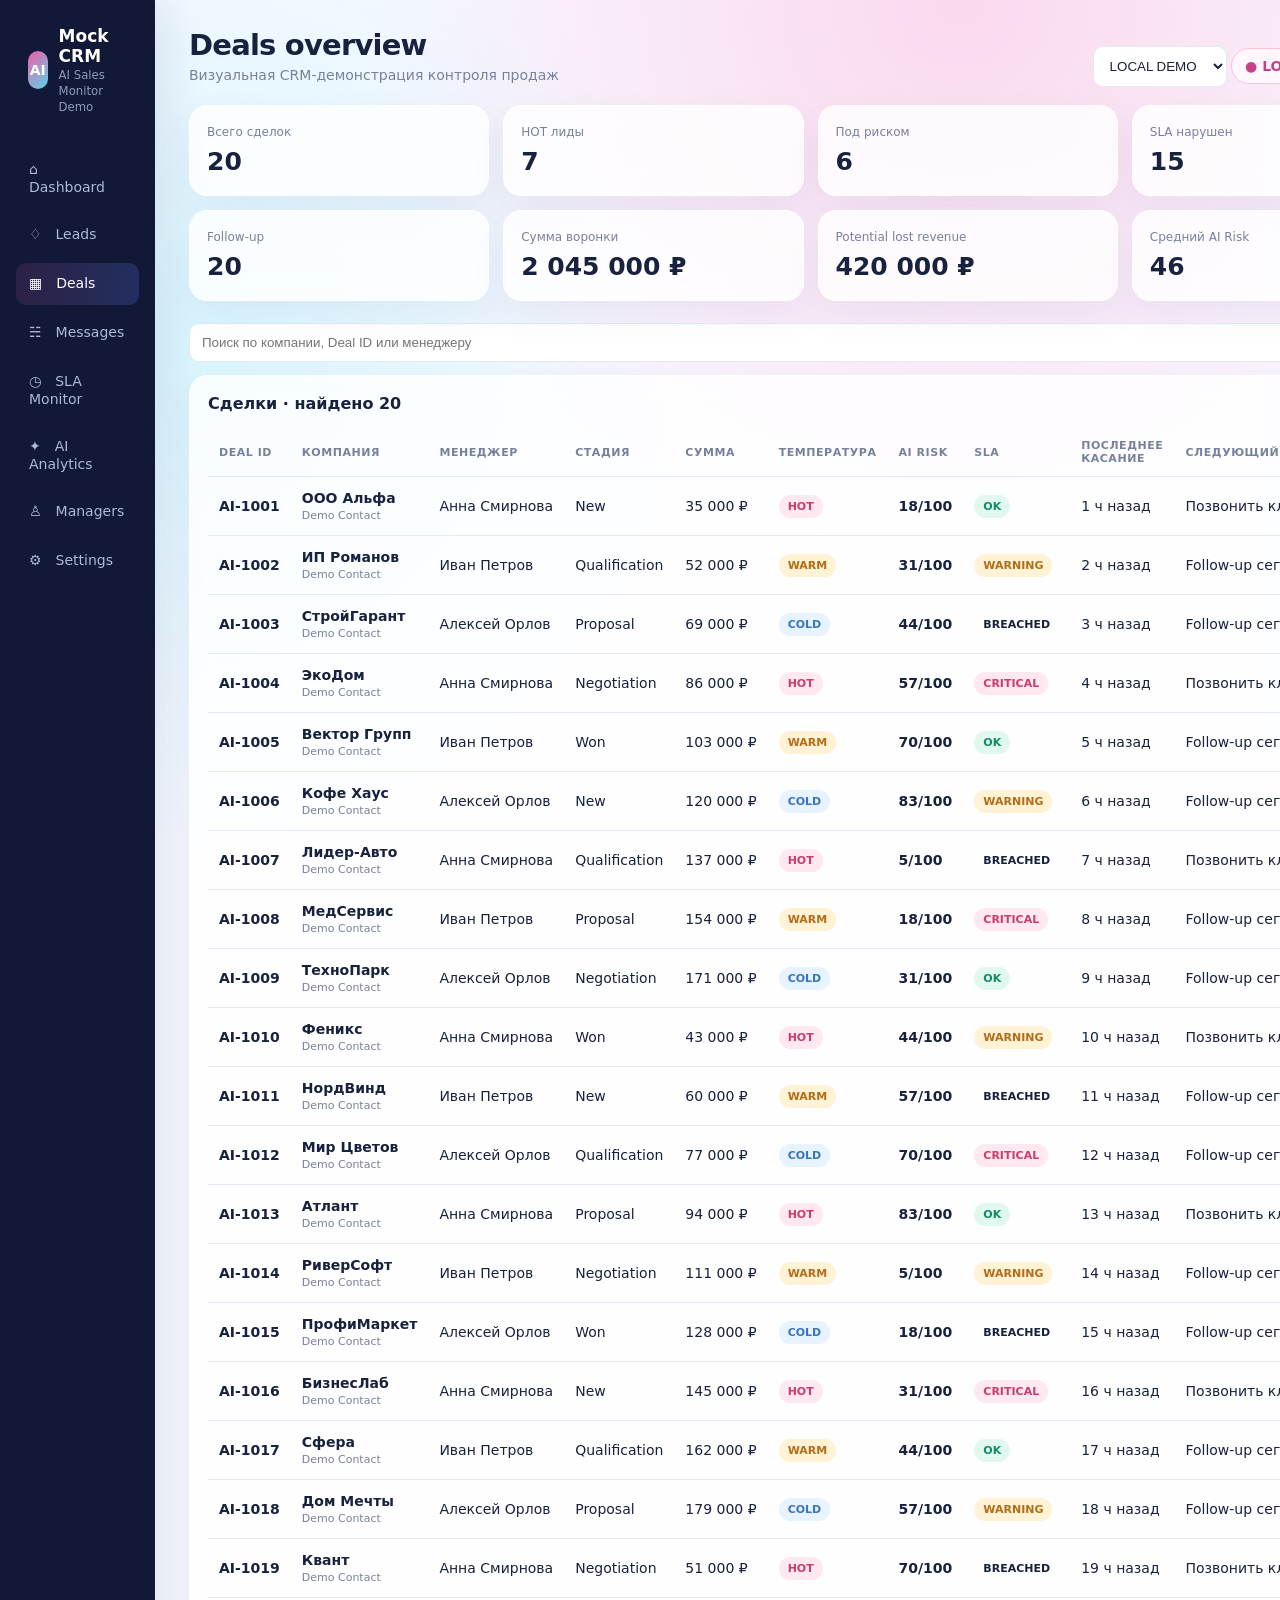
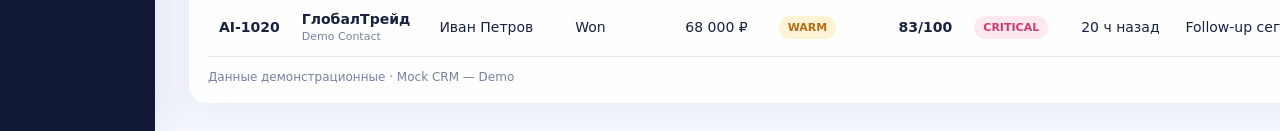
<file: mock-crm/index.html>
<!doctype html><html lang="ru"><head><meta charset="UTF-8"><meta name="viewport" content="width=device-width,initial-scale=1"><title>Mock CRM — Demo</title><link rel="stylesheet" href="styles.css"></head><body><div class="app"><aside class="side"><div class="brand"><div class="mark">AI</div><div><b>Mock CRM</b><small>AI Sales Monitor Demo</small></div></div><nav class="nav"><a>⌂　Dashboard</a><a>♢　Leads</a><a class="active">▦　Deals</a><a>☵　Messages</a><a>◷　SLA Monitor</a><a>✦　AI Analytics</a><a>♙　Managers</a><a>⚙　Settings</a></nav></aside><main class="main"><div class="top"><div><h1>Deals overview</h1><p>Визуальная CRM-демонстрация контроля продаж</p></div><div><select id="mode"><option value="local">LOCAL DEMO</option><option value="live">N8N LIVE</option></select> <span class="demo" id="status">● LOCAL</span> <button class="reset" id="refresh">↻ Обновить</button></div></div><section class="kpis"><div class="kpi"><span>Всего сделок</span><strong id="total">20</strong></div><div class="kpi"><span>HOT лиды</span><strong id="hot">0</strong></div><div class="kpi"><span>Под риском</span><strong id="risk">0</strong></div><div class="kpi"><span>SLA нарушен</span><strong id="slaCount">0</strong></div><div class="kpi"><span>Follow-up</span><strong id="follow">0</strong></div><div class="kpi"><span>Сумма воронки</span><strong id="sum">0</strong></div><div class="kpi"><span>Potential lost revenue</span><strong>420 000 ₽</strong></div><div class="kpi"><span>Средний AI Risk</span><strong id="avg">0</strong></div></section><div class="toolbar"><input id="search" class="search" placeholder="Поиск по компании, Deal ID или менеджеру"></div><section class="panel"><h2>Сделки · найдено <span id="count">20</span></h2><div class="tablebox"><table><thead><tr><th>Deal ID</th><th>Компания</th><th>Менеджер</th><th>Стадия</th><th>Сумма</th><th>Температура</th><th>AI Risk</th><th>SLA</th><th>Последнее касание</th><th>Следующий шаг</th><th>Статус</th></tr></thead><tbody id="rows"></tbody></table></div><div class="footer">Данные демонстрационные · Mock CRM — Demo</div></section></main></div><div class="modal" id="modal"><article class="detail"><div class="detail-head"><div><h2 id="dtitle"></h2><p class="sub">AI Sales Monitor · Deal detail</p></div><button class="close" id="close">✕</button></div><div class="detail-grid" id="dgrid"></div><div style="display:flex;gap:8px;flex-wrap:wrap;margin:15px 0"><button class="reset" id="clientMsg">+ Сообщение клиента</button><div class="chatbox"><textarea id="managerText" placeholder="Напишите ответ клиенту…"></textarea><button class="reset" id="sendManager">Отправить клиенту</button></div><button class="reset" id="slaDemo">Simulate SLA Breach · DEMO</button><button class="reset" id="aiRun">🤖 Запустить AI-анализ</button></div><h3>История переписки</h3><div class="timeline" id="timeline"></div><h3>CRM Events</h3><div class="timeline" id="events"></div></article></div><script src="data.js"></script><script src="config.js"></script><script src="app.js"></script></body></html>
</file>
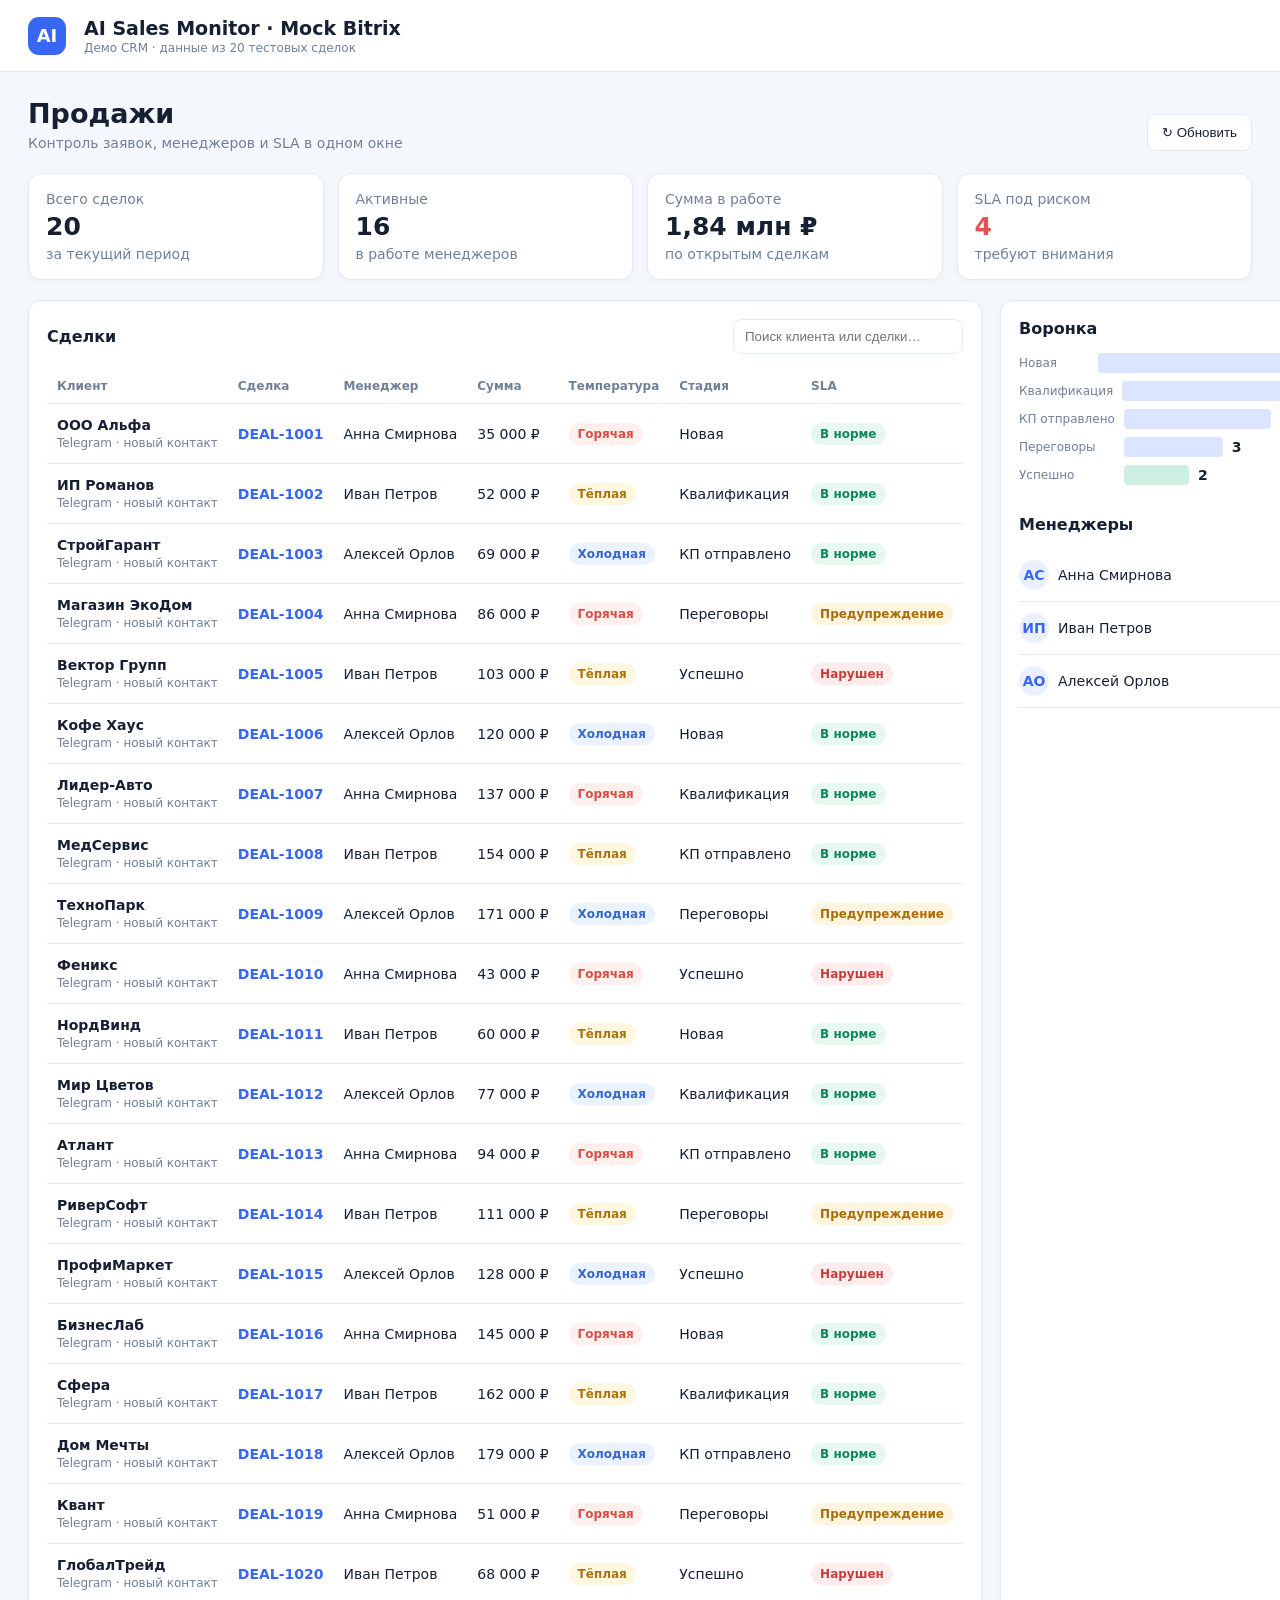
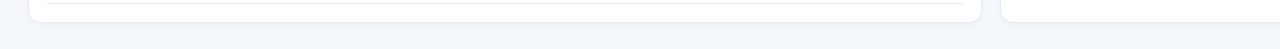
<file: mock_bitrix.html>
<!doctype html>
<html lang="ru">
<head>
<meta charset="utf-8"><meta name="viewport" content="width=device-width,initial-scale=1">
<title>AI Sales Monitor · Mock Bitrix</title>
<style>
:root{--bg:#f4f7fb;--ink:#172033;--muted:#718096;--line:#e5eaf2;--blue:#3867f5;--green:#15a673;--orange:#e99a20;--red:#e35353;--card:#fff}*{box-sizing:border-box}body{margin:0;background:var(--bg);font:14px Inter,system-ui,-apple-system,Segoe UI,sans-serif;color:var(--ink)}header{height:72px;background:#fff;border-bottom:1px solid var(--line);display:flex;align-items:center;padding:0 28px;gap:18px}.logo{width:38px;height:38px;border-radius:11px;background:var(--blue);color:#fff;display:grid;place-items:center;font-weight:800;font-size:18px}.brand{font-size:19px;font-weight:750}.sub{color:var(--muted);font-size:12px;margin-top:2px}.wrap{max-width:1400px;margin:0 auto;padding:26px 28px}.top{display:flex;justify-content:space-between;align-items:end;margin-bottom:22px}h1{margin:0;font-size:27px}.hint{color:var(--muted);margin-top:6px}.btn{border:1px solid var(--line);background:#fff;border-radius:9px;padding:10px 14px;color:var(--ink);cursor:pointer}.stats{display:grid;grid-template-columns:repeat(4,1fr);gap:14px;margin-bottom:20px}.stat,.panel{background:var(--card);border:1px solid var(--line);border-radius:13px;box-shadow:0 2px 7px #1b315b08}.stat{padding:17px}.stat b{display:block;font-size:25px;margin:5px 0}.stat span{color:var(--muted)}.layout{display:grid;grid-template-columns:1fr 320px;gap:18px}.panel{padding:18px}.panel-title{display:flex;justify-content:space-between;align-items:center;margin-bottom:15px;font-weight:700;font-size:16px}.search{border:1px solid var(--line);border-radius:8px;padding:9px 11px;width:230px}.table-wrap{overflow:auto}table{width:100%;border-collapse:collapse;min-width:850px}th{text-align:left;color:var(--muted);font-weight:600;font-size:12px;padding:10px;border-bottom:1px solid var(--line)}td{padding:13px 10px;border-bottom:1px solid var(--line);white-space:nowrap}tr:hover{background:#f8faff}.client{font-weight:650}.small{font-size:12px;color:var(--muted);margin-top:3px}.pill{display:inline-block;border-radius:20px;padding:4px 9px;font-size:12px;font-weight:650}.hot{background:#fff0ed;color:#d54f45}.warm{background:#fff7df;color:#a87412}.cold{background:#eaf2ff;color:#3867c7}.ok{background:#e7f8f1;color:#13845e}.warning{background:#fff5df;color:#a76d08}.breached{background:#ffebeb;color:#c23e3e}.bar{height:8px;background:#edf1f7;border-radius:8px;overflow:hidden;margin:10px 0 18px}.bar i{display:block;height:100%;background:var(--blue);border-radius:8px}.manager{display:flex;justify-content:space-between;padding:11px 0;border-bottom:1px solid var(--line)}.avatar{width:30px;height:30px;border-radius:50%;background:#eaf0ff;color:var(--blue);display:inline-grid;place-items:center;font-weight:700;margin-right:9px}.manager-left{display:flex;align-items:center}.funnel{display:grid;gap:8px}.funnel-row{display:flex;align-items:center;gap:9px}.funnel-row span:first-child{width:96px;color:var(--muted);font-size:12px}.funnel-row i{height:20px;border-radius:4px;background:#dce5ff;display:block}.tag{color:var(--blue);font-weight:700}.empty{display:none;padding:25px;text-align:center;color:var(--muted)}@media(max-width:900px){.layout{grid-template-columns:1fr}.stats{grid-template-columns:repeat(2,1fr)}.wrap{padding:20px 14px}}
</style></head><body>
<header><div class="logo">AI</div><div><div class="brand">AI Sales Monitor · Mock Bitrix</div><div class="sub">Демо CRM · данные из 20 тестовых сделок</div></div></header>
<main class="wrap"><div class="top"><div><h1>Продажи</h1><div class="hint">Контроль заявок, менеджеров и SLA в одном окне</div></div><button class="btn" onclick="location.reload()">↻ Обновить</button></div>
<section class="stats"><div class="stat"><span>Всего сделок</span><b id="total">20</b><span>за текущий период</span></div><div class="stat"><span>Активные</span><b id="active">16</b><span>в работе менеджеров</span></div><div class="stat"><span>Сумма в работе</span><b>1,84 млн ₽</b><span>по открытым сделкам</span></div><div class="stat"><span>SLA под риском</span><b style="color:var(--red)">4</b><span>требуют внимания</span></div></section>
<div class="layout"><section class="panel"><div class="panel-title"><span>Сделки</span><input class="search" id="search" placeholder="Поиск клиента или сделки…"></div><div class="table-wrap"><table><thead><tr><th>Клиент</th><th>Сделка</th><th>Менеджер</th><th>Сумма</th><th>Температура</th><th>Стадия</th><th>SLA</th></tr></thead><tbody id="rows"></tbody></table><div class="empty" id="empty">Ничего не найдено</div></div></section>
<aside class="panel"><div class="panel-title">Воронка</div><div class="funnel"><div class="funnel-row"><span>Новая</span><i style="width:90%"></i><b>6</b></div><div class="funnel-row"><span>Квалификация</span><i style="width:68%"></i><b>5</b></div><div class="funnel-row"><span>КП отправлено</span><i style="width:52%"></i><b>4</b></div><div class="funnel-row"><span>Переговоры</span><i style="width:35%"></i><b>3</b></div><div class="funnel-row"><span>Успешно</span><i style="width:23%;background:#ccefe2"></i><b>2</b></div></div><div class="panel-title" style="margin-top:30px">Менеджеры</div><div id="managers"></div></aside></div></main>
<script>
const names=['ООО Альфа','ИП Романов','СтройГарант','Магазин ЭкоДом','Вектор Групп','Кофе Хаус','Лидер-Авто','МедСервис','ТехноПарк','Феникс','НордВинд','Мир Цветов','Атлант','РиверСофт','ПрофиМаркет','БизнесЛаб','Сфера','Дом Мечты','Квант','ГлобалТрейд'];
const managers=['Анна Смирнова','Иван Петров','Алексей Орлов']; const stages=['Новая','Квалификация','КП отправлено','Переговоры','Успешно']; const temps=['hot','warm','cold']; const tempText={hot:'Горячая',warm:'Тёплая',cold:'Холодная'}; const sla=['ok','ok','ok','warning','breached'];
const deals=names.map((n,i)=>({name:n,id:'DEAL-'+String(1001+i),manager:managers[i%3],sum:(35+(i*17)%145)*1000,temp:temps[i%3],stage:stages[i%5],sla:sla[i%5]}));
function render(q=''){const body=document.getElementById('rows');body.innerHTML='';const filtered=deals.filter(d=>(d.name+' '+d.id+' '+d.manager).toLowerCase().includes(q.toLowerCase()));document.getElementById('empty').style.display=filtered.length?'none':'block';filtered.forEach(d=>{body.insertAdjacentHTML('beforeend',`<tr><td><div class="client">${d.name}</div><div class="small">Telegram · новый контакт</div></td><td><span class="tag">${d.id}</span></td><td>${d.manager}</td><td>${d.sum.toLocaleString('ru-RU')} ₽</td><td><span class="pill ${d.temp}">${tempText[d.temp]}</span></td><td>${d.stage}</td><td><span class="pill ${d.sla}">${d.sla==='ok'?'В норме':d.sla==='warning'?'Предупреждение':'Нарушен'}</span></td></tr>`)});}
const counts=managers.map(m=>deals.filter(d=>d.manager===m).length);document.getElementById('managers').innerHTML=managers.map((m,i)=>`<div class="manager"><div class="manager-left"><span class="avatar">${m.split(' ').map(x=>x[0]).join('')}</span>${m}</div><b>${counts[i]}</b></div>`).join('');render();document.getElementById('search').addEventListener('input',e=>render(e.target.value));
</script></body></html>
</file>
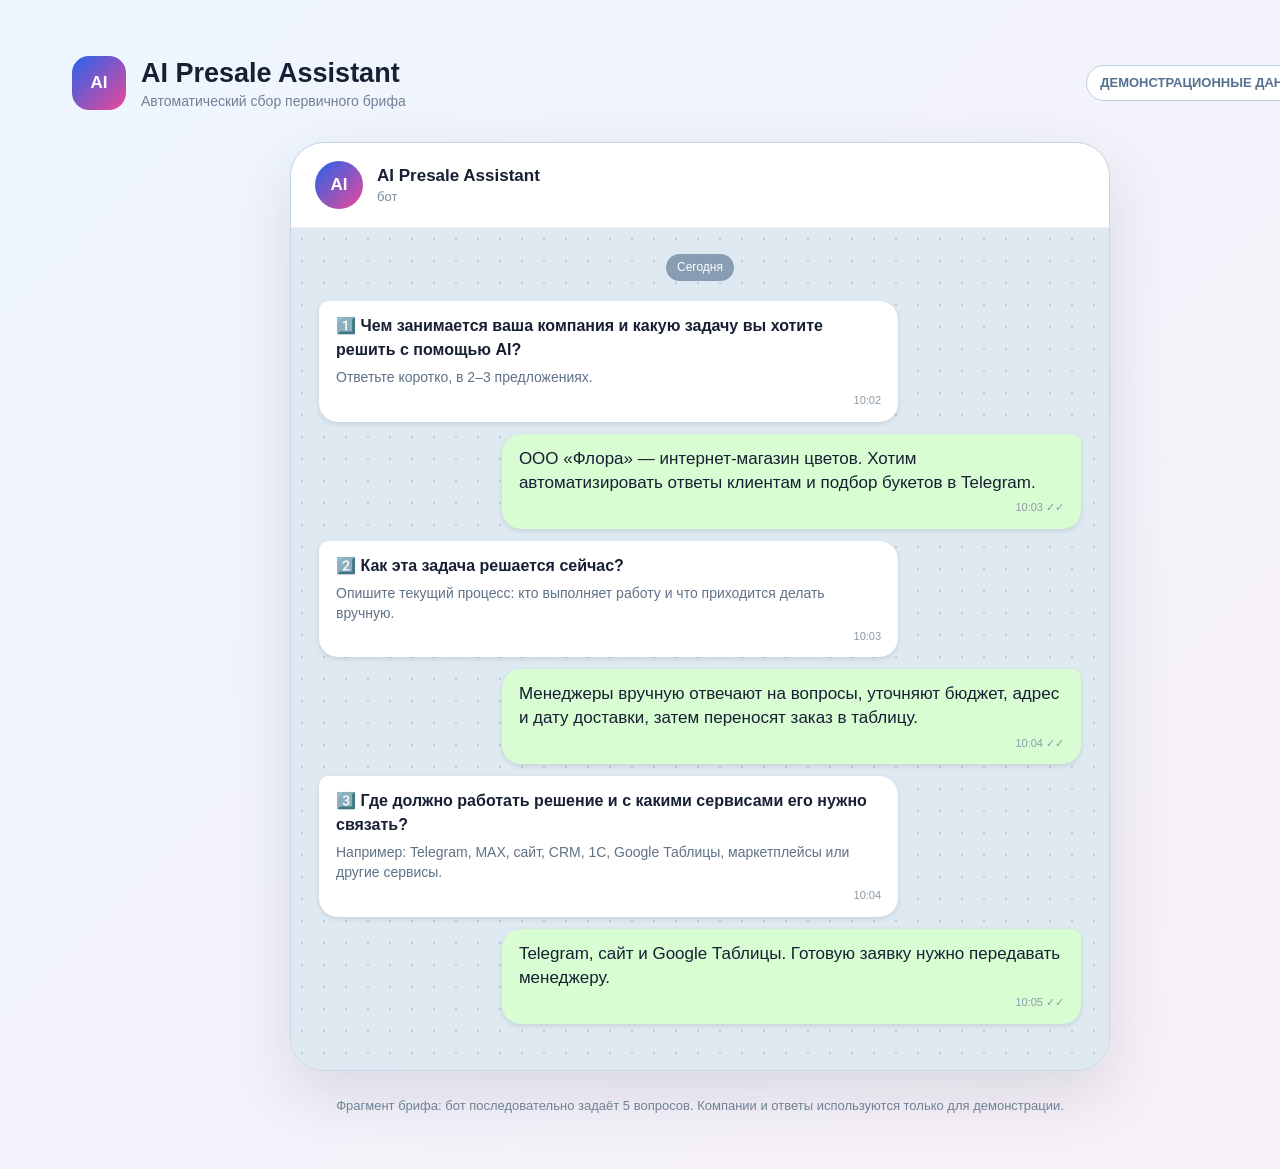
<file: docs/brief-preview.html>
<!doctype html>
<html lang="ru">
<head>
  <meta charset="utf-8">
  <meta name="viewport" content="width=device-width,initial-scale=1">
  <title>AI Presale Assistant — Brief demo</title>
  <style>
    *{box-sizing:border-box}body{margin:0;background:#eef3f9;color:#172033;font:17px/1.42 -apple-system,BlinkMacSystemFont,"Segoe UI",sans-serif}.page{width:1400px;min-height:1100px;margin:auto;padding:54px 72px;background:linear-gradient(135deg,#eef6ff,#f9f0f7)}.top{display:flex;align-items:center;justify-content:space-between;margin-bottom:30px}.brand{display:flex;align-items:center;gap:15px}.logo{display:grid;place-items:center;width:54px;height:54px;border-radius:17px;background:linear-gradient(135deg,#2563eb,#ec4899);color:#fff;font-weight:800}.title{font-size:27px;font-weight:800}.sub{color:#718096;font-size:14px}.demo{padding:8px 13px;border:1px solid #bfd1e6;border-radius:999px;background:#fff;color:#55718f;font-size:13px;font-weight:700}.phone{width:820px;margin:auto;border:1px solid #c9d5e3;border-radius:34px;background:#fff;box-shadow:0 24px 65px #26384f24;overflow:hidden}.head{display:flex;align-items:center;gap:14px;padding:18px 24px;border-bottom:1px solid #edf0f4}.avatar{display:grid;place-items:center;width:48px;height:48px;border-radius:50%;background:linear-gradient(135deg,#2563eb,#ec4899);color:#fff;font-weight:800}.name{font-weight:800}.status{color:#7d8b9a;font-size:13px}.chat{padding:26px 28px 34px;background:#dfe9f1;background-image:radial-gradient(#bdcbd7 1px,transparent 1px);background-size:22px 22px}.date{width:max-content;margin:0 auto 20px;padding:5px 11px;border-radius:14px;background:#7890a6d9;color:#fff;font-size:12px}.row{display:flex;margin:12px 0}.row.user{justify-content:flex-end}.bubble{max-width:76%;padding:13px 17px;border-radius:9px 19px 19px 19px;background:#fff;box-shadow:0 2px 5px #28394b22;white-space:pre-line}.user .bubble{border-radius:19px 9px 19px 19px;background:#d9fdd3}.bubble b{font-size:16px}.hint{margin-top:6px;color:#607286;font-size:14px}.time{text-align:right;color:#8c9aa7;font-size:11px;margin-top:5px}.foot{margin-top:26px;text-align:center;color:#6f8196;font-size:13px}
  </style>
</head>
<body><main class="page"><header class="top"><div class="brand"><div class="logo">AI</div><div><div class="title">AI Presale Assistant</div><div class="sub">Автоматический сбор первичного брифа</div></div></div><div class="demo">ДЕМОНСТРАЦИОННЫЕ ДАННЫЕ</div></header><section class="phone"><div class="head"><div class="avatar">AI</div><div><div class="name">AI Presale Assistant</div><div class="status">бот</div></div></div><div class="chat"><div class="date">Сегодня</div>
  <div class="row"><div class="bubble"><b>1️⃣ Чем занимается ваша компания и какую задачу вы хотите решить с помощью AI?</b><div class="hint">Ответьте коротко, в 2–3 предложениях.</div><div class="time">10:02</div></div></div>
  <div class="row user"><div class="bubble">ООО «Флора» — интернет-магазин цветов. Хотим автоматизировать ответы клиентам и подбор букетов в Telegram.<div class="time">10:03 ✓✓</div></div></div>
  <div class="row"><div class="bubble"><b>2️⃣ Как эта задача решается сейчас?</b><div class="hint">Опишите текущий процесс: кто выполняет работу и что приходится делать вручную.</div><div class="time">10:03</div></div></div>
  <div class="row user"><div class="bubble">Менеджеры вручную отвечают на вопросы, уточняют бюджет, адрес и дату доставки, затем переносят заказ в таблицу.<div class="time">10:04 ✓✓</div></div></div>
  <div class="row"><div class="bubble"><b>3️⃣ Где должно работать решение и с какими сервисами его нужно связать?</b><div class="hint">Например: Telegram, MAX, сайт, CRM, 1С, Google Таблицы, маркетплейсы или другие сервисы.</div><div class="time">10:04</div></div></div>
  <div class="row user"><div class="bubble">Telegram, сайт и Google Таблицы. Готовую заявку нужно передавать менеджеру.<div class="time">10:05 ✓✓</div></div></div>
  </div></section><div class="foot">Фрагмент брифа: бот последовательно задаёт 5 вопросов. Компании и ответы используются только для демонстрации.</div></main></body></html>
</file>
<file: mock-crm/styles.css>
:root{--bg:#f7f9ff;--ink:#18213d;--muted:#77819b;--line:#e5e9f5;--pink:#f45ca8;--blue:#5b7cfa;--cyan:#57d5eb;--glass:#ffffffcc}*{box-sizing:border-box}body{margin:0;background:radial-gradient(circle at 75% 0,#fbd8ed 0,transparent 30%),radial-gradient(circle at 15% 20%,#d9f5ff 0,transparent 28%),var(--bg);color:var(--ink);font:14px Inter,ui-sans-serif,system-ui,sans-serif}.app{display:flex;min-height:100vh}.side{width:238px;background:#121936;color:#dce4ff;padding:24px 16px;box-shadow:12px 0 40px #17204a16}.brand{display:flex;gap:11px;align-items:center;margin:2px 12px 35px}.mark{width:38px;height:38px;border-radius:12px;background:linear-gradient(135deg,var(--pink),var(--cyan));display:grid;place-items:center;color:#fff;font-weight:900}.brand b{display:block;color:white;font-size:17px}.brand small{color:#8f9abd}.nav{display:grid;gap:7px}.nav a{padding:12px 13px;border-radius:10px;color:#aeb8d8;text-decoration:none}.nav a.active,.nav a:hover{background:linear-gradient(100deg,#f45ca81e,#5b7cfa38);color:#fff}.main{flex:1;padding:28px 34px;max-width:1500px}.top{display:flex;justify-content:space-between;align-items:center}.top h1{margin:0;font-size:29px;letter-spacing:-.8px}.top p{margin:5px 0 22px;color:var(--muted)}.demo{border:1px solid #f45ca855;color:#c64287;background:#fff7fc;padding:9px 13px;border-radius:20px;font-weight:700}.kpis{display:grid;grid-template-columns:repeat(4,1fr);gap:14px}.kpi,.panel{background:var(--glass);border:1px solid #fff;box-shadow:0 15px 35px #42518c12;backdrop-filter:blur(12px);border-radius:18px}.kpi{padding:17px}.kpi span{color:var(--muted);font-size:12px}.kpi strong{display:block;font-size:25px;margin:8px 0 2px}.kpi em{font-style:normal;color:#16a77c;font-size:11px}.toolbar{display:flex;gap:10px;margin:22px 0 13px;flex-wrap:wrap}.search,select,.reset{border:1px solid var(--line);background:#fff;padding:11px 12px;border-radius:10px;color:var(--ink)}.search{min-width:280px;flex:1}.reset{cursor:pointer}.panel{padding:18px}.panel h2{font-size:16px;margin:0 0 15px}.tablebox{overflow:auto}table{width:100%;min-width:1000px;border-collapse:collapse}th{text-align:left;color:var(--muted);font-size:11px;text-transform:uppercase;letter-spacing:.05em;padding:11px;border-bottom:1px solid var(--line)}td{padding:13px 11px;border-bottom:1px solid var(--line);white-space:nowrap}tr:hover{background:#ffffff99}.company{font-weight:700}.sub{display:block;color:var(--muted);font-size:11px;margin-top:3px}.badge{display:inline-block;padding:5px 9px;border-radius:20px;font-size:11px;font-weight:800}.hot,.critical,.high{color:#cc3c6f;background:#ffe8f0}.warm,.warning,.medium{color:#b16d17;background:#fff2d5}.cold,.low{color:#3975be;background:#e7f3ff}.ok{color:#138a68;background:#e1f8ef}.risk{font-weight:800}.footer{color:var(--muted);font-size:12px;margin-top:13px}@media(max-width:1000px){.side{width:190px}.main{padding:22px 18px}.kpis{grid-template-columns:repeat(2,1fr)}}@media(max-width:650px){.side{display:none}.kpis{grid-template-columns:1fr 1fr}.top h1{font-size:23px}}
:root{--bg:#f7f9ff;--ink:#18213d;--muted:#77819b;--line:#e5e9f5;--pink:#f45ca8;--blue:#5b7cfa;--cyan:#57d5eb;--glass:#ffffffcc}.modal{position:fixed;inset:0;background:#11193688;display:none;align-items:center;justify-content:center;padding:20px;z-index:5}.modal.open{display:flex}.detail{width:min(760px,100%);max-height:90vh;overflow:auto;background:#fff;border-radius:22px;padding:26px;box-shadow:0 25px 80px #11193655}.detail-head{display:flex;justify-content:space-between;align-items:start}.close{border:0;background:#f1f4fb;border-radius:9px;padding:8px 11px;cursor:pointer}.detail-grid{display:grid;grid-template-columns:repeat(3,1fr);gap:12px;margin:20px 0}.detail-card{background:#f7f9ff;border-radius:12px;padding:13px}.detail-card small{display:block;color:var(--muted);margin-bottom:6px}.timeline{border-left:2px solid #dce5ff;padding-left:18px;display:grid;gap:12px}
</file>
